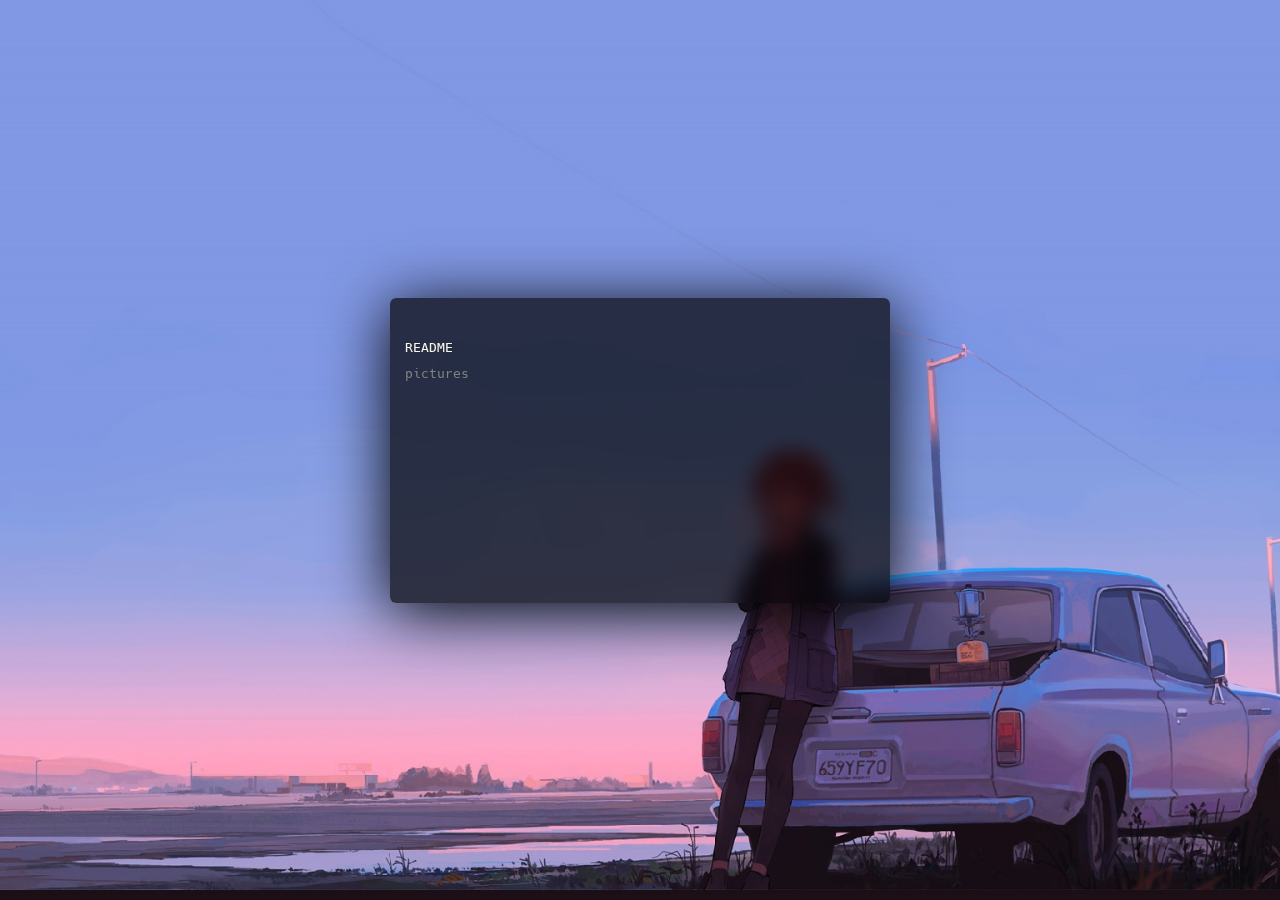
<file: index.html>
<!DOCTYPE html>
<html lang="en">
<head>
    <meta charset="UTF-8">
    <meta http-equiv="X-UA-Compatible" content="IE=edge">
    <meta name="viewport" content="width=device-width, initial-scale=1.0">
    <title>~</title>

    <link rel="stylesheet" href="stylesheets/default.css">
    <link rel="stylesheet" href="stylesheets/menu.css">
</head>
<body>
    <div class="default" id="menu">
        <input id="search" type="text" onblur="this.focus()" autocomplete="off" autofocus >
        <div id="list"></div>
    </div>

    <script src="scripts/menu.js"></script>
</body>
</html>
</file>
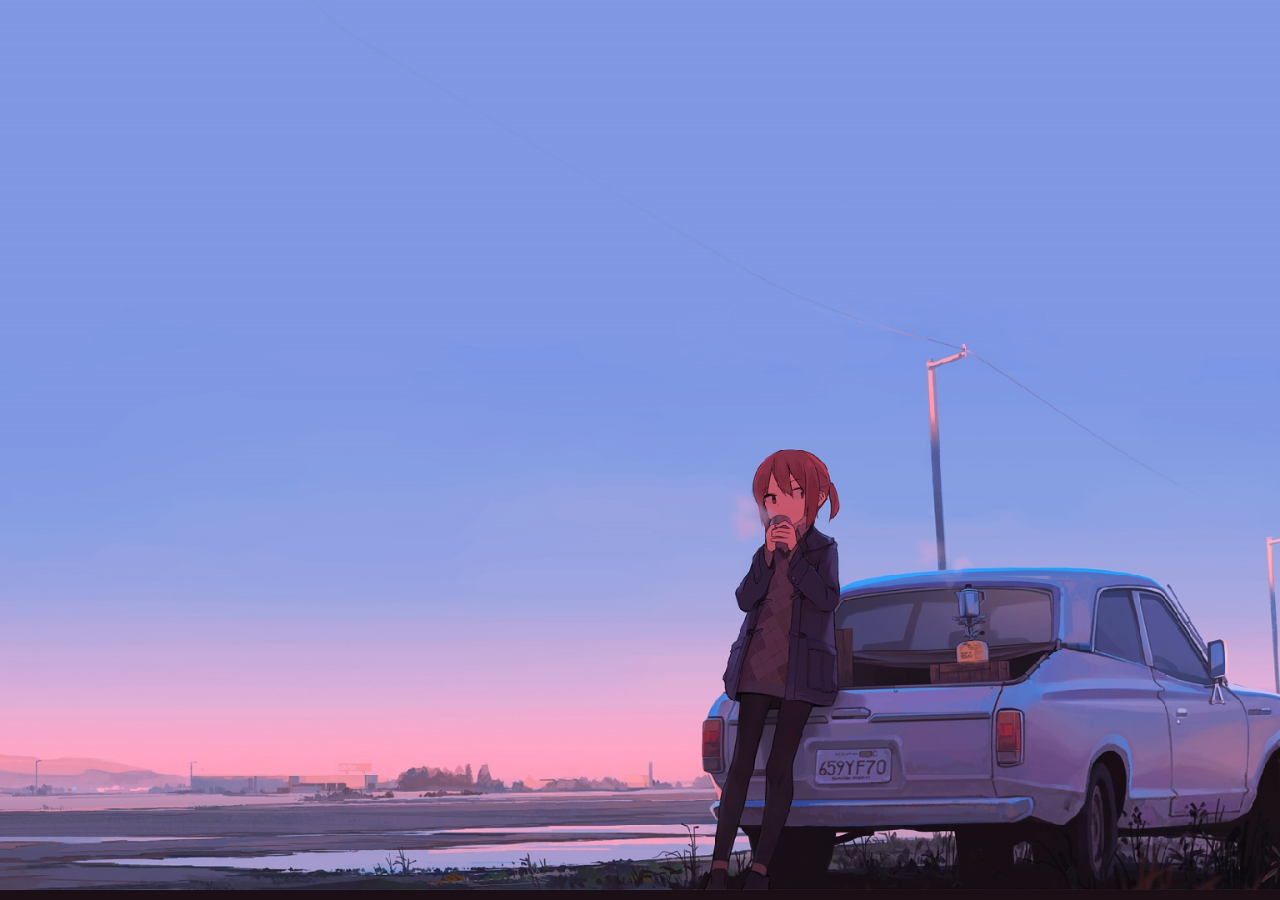
<file: aboutme.html>
<!DOCTYPE html>
<html lang="en">
<head>
    <meta charset="UTF-8">
    <meta http-equiv="X-UA-Compatible" content="IE=edge">
    <meta name="viewport" content="width=device-width, initial-scale=1.0">
    <title>Document</title>

    <link rel="stylesheet" href="stylesheets/default.css">
</head>
<body>
    
</body>
</html>
</file>
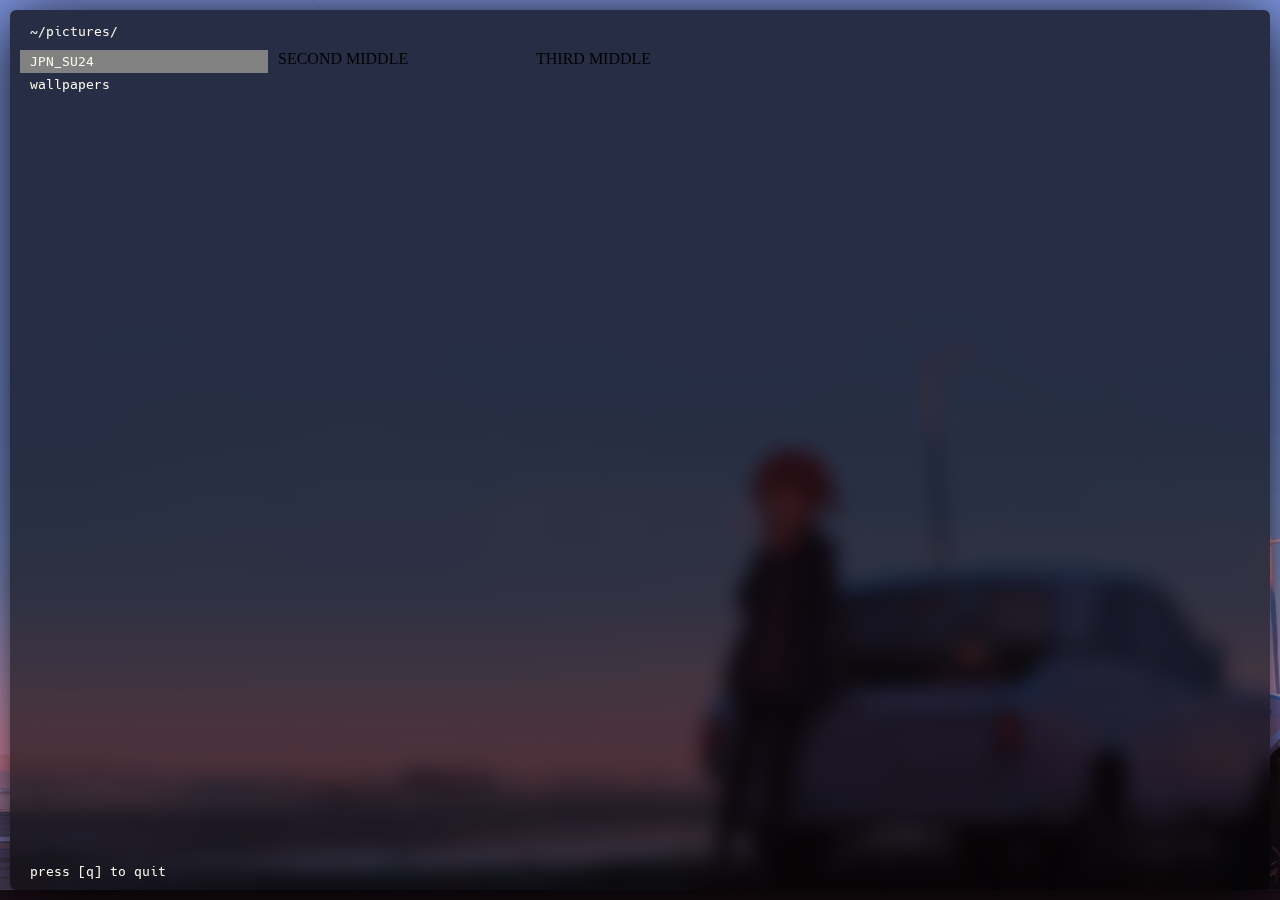
<file: pictures.html>
<!DOCTYPE html>
<html lang="en">
<head>
    <meta charset="UTF-8">
    <meta http-equiv="X-UA-Compatible" content="IE=edge">
    <meta name="viewport" content="width=device-width, initial-scale=1.0">
    <title>~/pictures</title>

    <link rel="stylesheet" href="stylesheets/default.css">
    <link rel="stylesheet" href="stylesheets/pictures.css">
</head>
<body>
    <div class="default" id="window">
        <div class="section" id="top">
            <div class="item">~/pictures/</div>
        </div>
        <div class="section" id="col1"></div>
        <div class="section" id ="col2">SECOND MIDDLE</div>
        <div class="section" id ="col3">THIRD MIDDLE</div>
        <div class="section" id="bottom">
            <div class="item">press [q] to quit</div>
        </div>
    </div>

    <script src="scripts/pictures.js"></script>
</body>
</html>
</file>
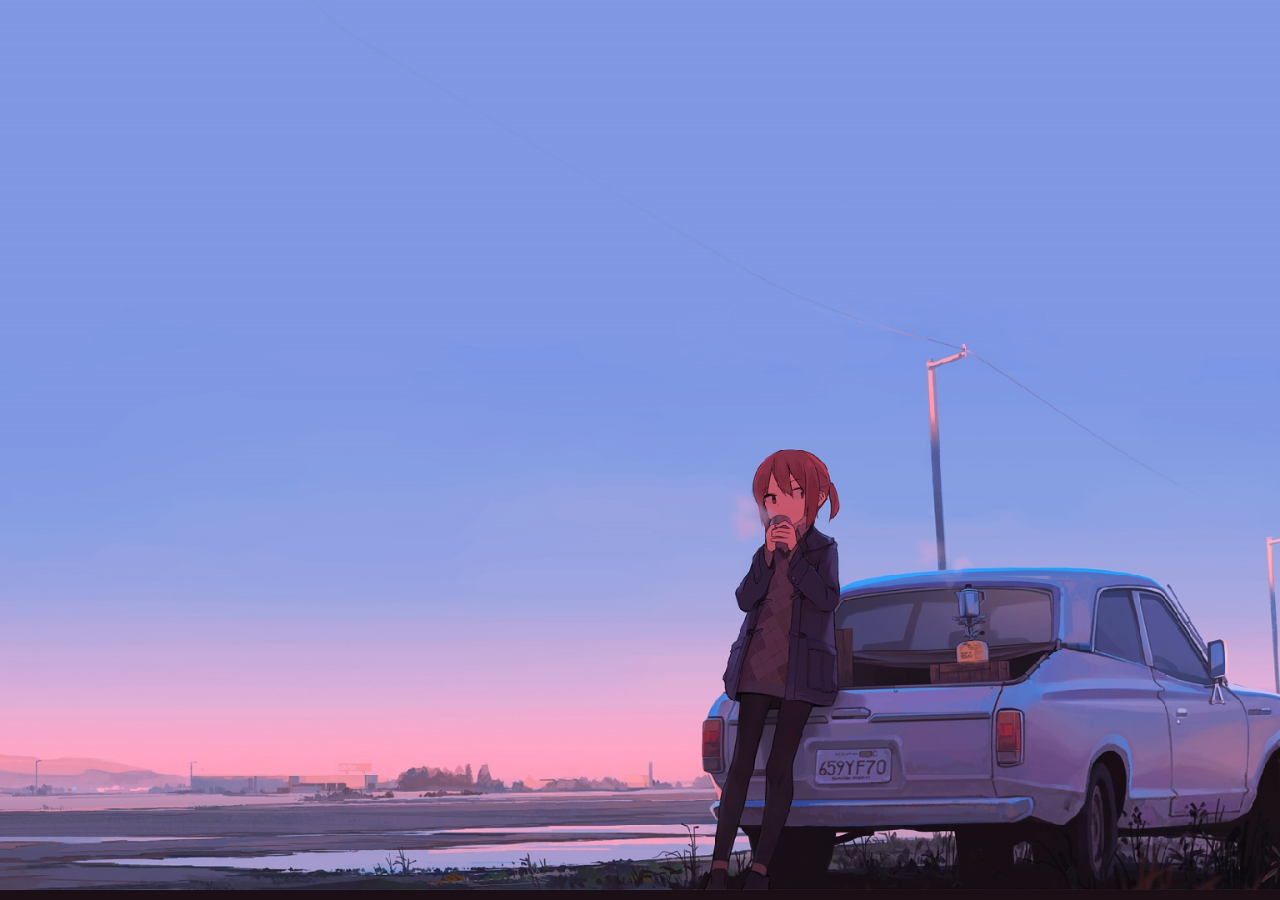
<file: README.html>
<!DOCTYPE html>
<html lang="en">
<head>
    <meta charset="UTF-8">
    <meta http-equiv="X-UA-Compatible" content="IE=edge">
    <meta name="viewport" content="width=device-width, initial-scale=1.0">
    <title>~/README</title>

    <link rel="stylesheet" href="stylesheets/default.css">
</head>
<body>
    
</body>
</html>
</file>
<file: stylesheets/default.css>
@font-face{
    src: url(../fonts/Hack-Regular.ttf);
    font-family: hack;
}

body{
    background-image: url(../pictures/coffee.jpg);
    background-repeat: no-repeat;
    background-position: center;
    background-attachment: fixed;
    background-size: cover;

    min-height: 100vh;
    margin: 0;

    display: flex;
    justify-content: center;
    align-items: center;
}

.default{
    border-radius: 6px;
    box-shadow: 0 8px 64px 0 rgba(0, 0, 0);
    background: rgba(0, 0, 0, 0.7); 

    backdrop-filter: blur(10px);

    animation: fade-down .7s 0.2s ease backwards;
}

.fadeout{
    animation: fade-out .5s forwards;
}

@keyframes fade-down{
    0% {
        opacity: 0;
        transform: translateY(-40px);
    }
    100% {
        opacity: 1;
        transform: translateY(0px);
    }
}

@keyframes fade-out{
    0% {
        opacity: 1;
    }
    100% {
        opacity: 0;
    }
}
</file>
<file: stylesheets/menu.css>
#menu{
    width: 500px;
    height: 305px;
}

#search{
    width: 100%;
    font-family: hack;
    font-size: 13px;
    color: #f9f8eb;
    -webkit-font-smoothing: antialiased;    /* experimental */

    outline: none;
    border: none;

    padding: 15px;
    padding-bottom: 0px;
    box-sizing: border-box;
    background-color: transparent;
}
#search:focus{
    outline: none;
    border: none;
}

.item{
    font-family: hack;
    font-size: 13px;
    color: #818181;
    -webkit-font-smoothing: antialiased;    /* experimental */

    padding: 11px;
    padding-left: 15px;
    padding-right: 15px;
    padding-bottom: 0px;
    /* cursor: pointer; */
}

/*
.item:hover{
    color: #f9f8eb;
}
*/

.highlight{
    color: #f9f8eb;
}
</file>
<file: stylesheets/pictures.css>
#window{
    position: absolute;
    top: 10px;          
    right: 10px;       
    bottom: 10px;     
    left: 10px;      
    padding: 10px;

    display: grid;
    gap: 10px;
    grid-template-columns: 20% 20% auto;
    grid-template-rows: 20px auto 20px;
}

#top{
    grid-column: 1 / -1;
    grid-row: 1;
}
#col1{
    grid-column: 1;
    grid-row: 2;
}
#col2{
    grid-column: 2;
    grid-row: 2;
}
#col3{
    grid-column: 3;
    grid-row: 2;
}
#bottom{
    grid-column: 1 / -1;
    grid-row: 3;
}

.item{
    font-family: hack;
    font-size: 13px;
    color: #f9f8eb;
    -webkit-font-smoothing: antialiased;    /* experimental */

    padding: 4px;
    padding-left: 10px;
    padding-right: 10px;
}
.selected{
    background-color: #818181;
}
</file>
